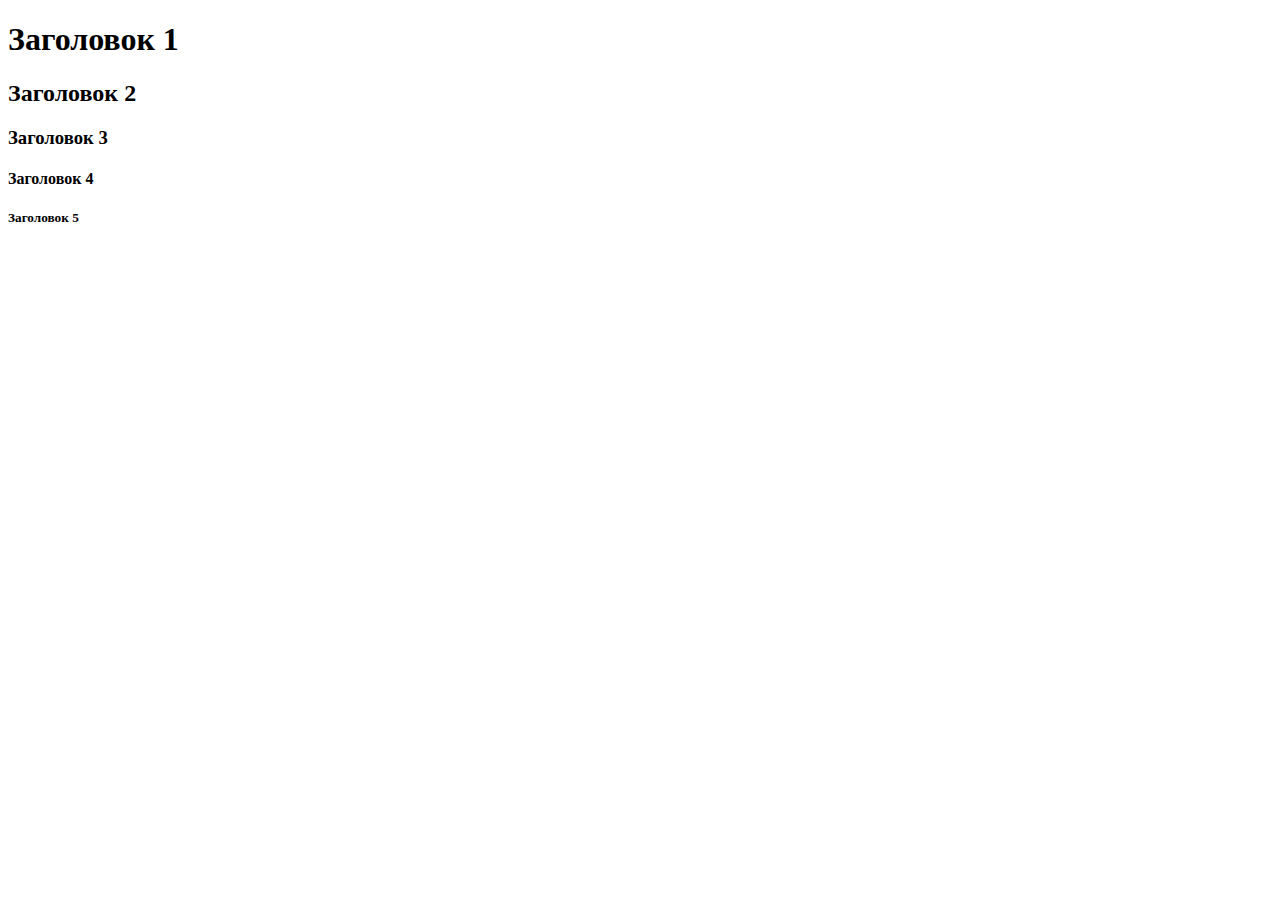
<file: bobster/index.html>
<!DOCTYPE html>
    <html>
        <head>
            <title>FamilyCoffee</title>
        </head>
                <body>
                    <div>
                        <h1>Заголовок 1</h1>
                        <h2>Заголовок 2</h2>
                        <h3>Заголовок 3</h3>
                        <h4>Заголовок 4</h4>
                        <h5>Заголовок 5</h5>
                    </div>
                </body>
    </html>
</file>
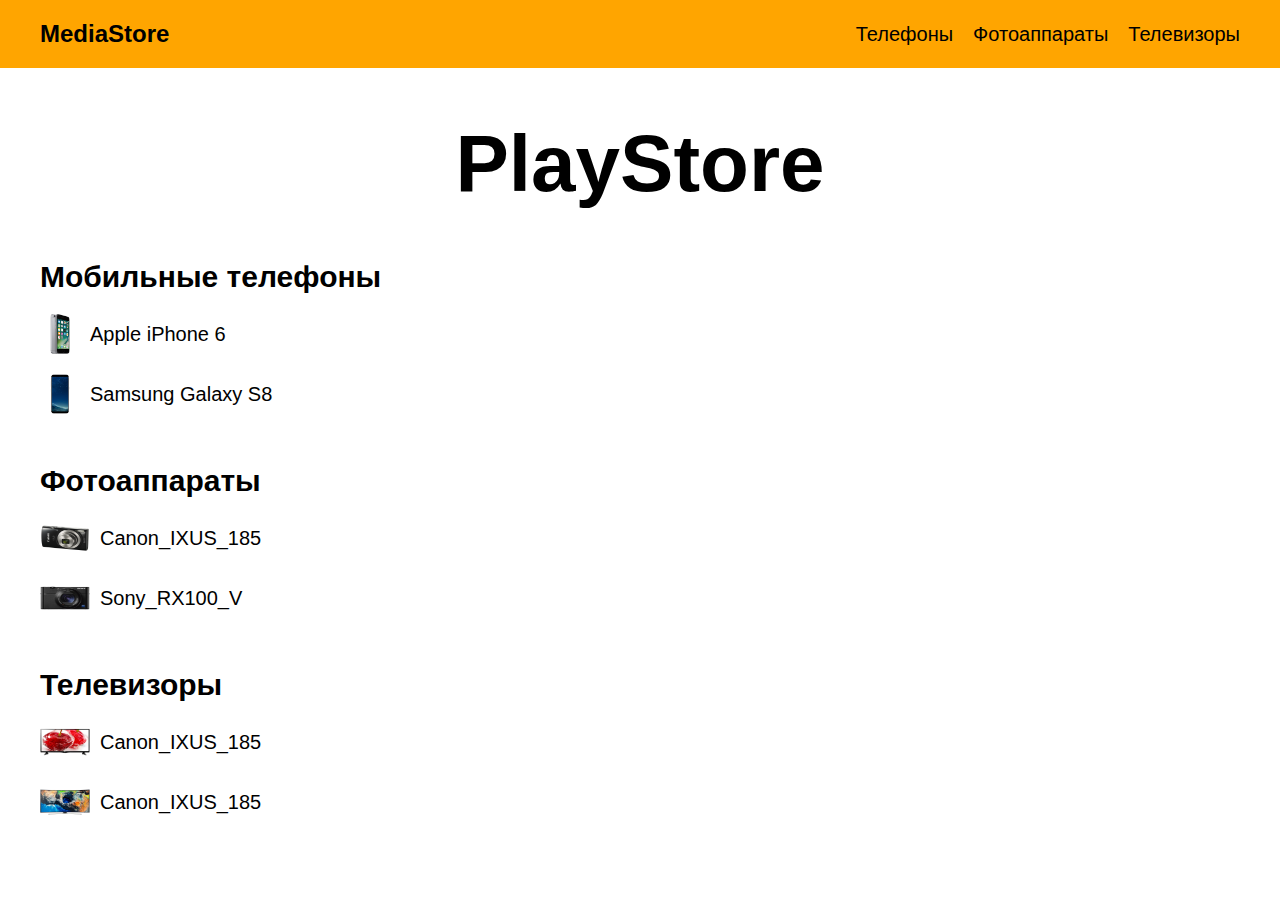
<file: A3sHwoiiPuWi9bh9obSKTHDT8H9znNkXtvWJ2o5n/store/index.html>
﻿<!DOCTYPE html>
<html>
<head>
	<meta charset="utf-8">
	<title>Главная</title>
	<link rel="stylesheet" href="style.css">
</head>
<body>
	<header>
		<a href="">MediaStore</a>
		<nav>
			<a href="">Телефоны</a>
			<a href="">Фотоаппараты</a>
			<a href="">Телевизоры</a>
		</nav>
	</header>
	<main>
	<h1>PlayStore</h1>
	<div>
		<h2>Мобильные телефоны</h3>
			<p>
				<a href="products/mobile/apple/Apple_iPhone_6.html">
					<img src="images/Apple_iPhone_6.jpg" alt="Apple iPhone 6">Apple iPhone 6
				</a>
			</p>
		<p>
			<a href="products/mobile/samsung/Samsung_Galaxy_S8.html">
				<img src="images/Samsung_Galaxy_S8.jpg" alt="Samsung Galaxy S8">Samsung Galaxy S8
			</a>
		</p>
	</div>
	<div>
		<h2>Фотоаппараты</h2>
		<p>
			<a href="products/photo/canon/Canon_IXUS_185.html">
			<img src="images/Canon_IXUS_185.jpg" width="50" height="50" alt="фотоапорат">Canon_IXUS_185
		</a>
		</p>
		<a href="products/photo/sony/Sony_RX100_V.html">
		<img src="images/Sony_RX100_V.jpg" width="50"height="50" alt="фотоапорат">Sony_RX100_V
		</a>
	
		
	</div>
	<div>
		<h2>Телевизоры</h2>
		<p>
			<a href="products/tv/lg/LG_24LH451U.html">
			<img src="images/LG_24LH451U.jpg" width="50" height="50" alt="фотоапорат">Canon_IXUS_185
		</a>
		<p>
			<a href="products/tv/samsung/Samsung_UE49MU6300U.html">
			<img src="images/Samsung_UE49MU6300U.jpg" width="50" height="50" alt="фотоапорат">Canon_IXUS_185
		</a>
		
	</div>
	</main>
</body>
</html>
</file>
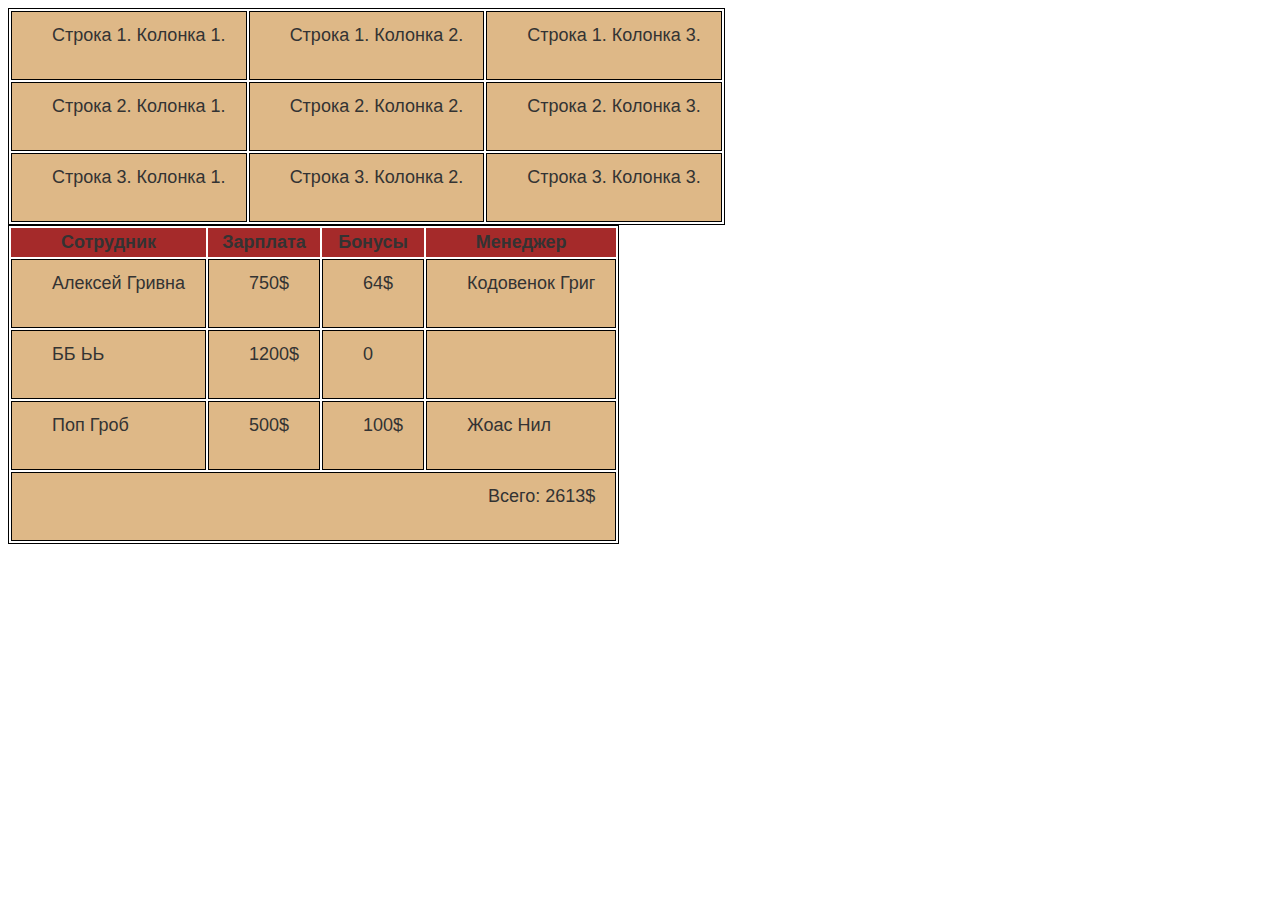
<file: abs/index4.html>
<!DOCTYPE html>
<html lang="en">
<head>
    <link rel="stylesheet" href="styles2/style2.css">
    <meta charset="UTF-8">
    <meta http-equiv="X-UA-Compatible" content="IE=edge">
    <meta name="viewport" content="width=device-width, initial-scale=1.0">
    <title>Document</title>
    
</head>
<body>
    <table>
        <tr>
        <td>Строка 1. Колонка 1.</td>
        <td>Строка 1. Колонка 2.</td>
        <td>Строка 1. Колонка 3.</td>
        </tr>
        <tr>
        <td>Строка 2. Колонка 1.</td>
        <td>Строка 2. Колонка 2.</td>
        <td>Строка 2. Колонка 3.</td>
        </tr>
        <tr>
        <td>Строка 3. Колонка 1.</td>
        <td>Строка 3. Колонка 2.</td>
        <td>Строка 3. Колонка 3.</td>
        </tr>
    </table>
    <table>
     <thead>
        <tr>
          <th>Сотрудник</th>
          <th>Зарплата</th>
          <th>Бонусы</th>
          <th>Менеджер</th>
        </tr>
    </thead>
    
        <tbody>
        <tr>
          <td>Алексей Гривна</td>
          <td>750$</td>
          <td>64$</td>
          <td>Кодовенок Григ</td>
        </tr>
        <tr>
            <td>ББ ЬЬ</td>
            <td>1200$</td>
            <td>0</td>
            <td></td>
        </tr>
    
        <tr>
          <td>Поп Гроб</td>
          <td>500$</td>
          <td>100$</td>
          <td>Жоас Нил</td>
        </tr>
    
        <tr>
          
          <td id= "bob" colspan= "4">Всего: 2613$ </td>
        </tr>
    </tbody>
</table>
</html>
</file>
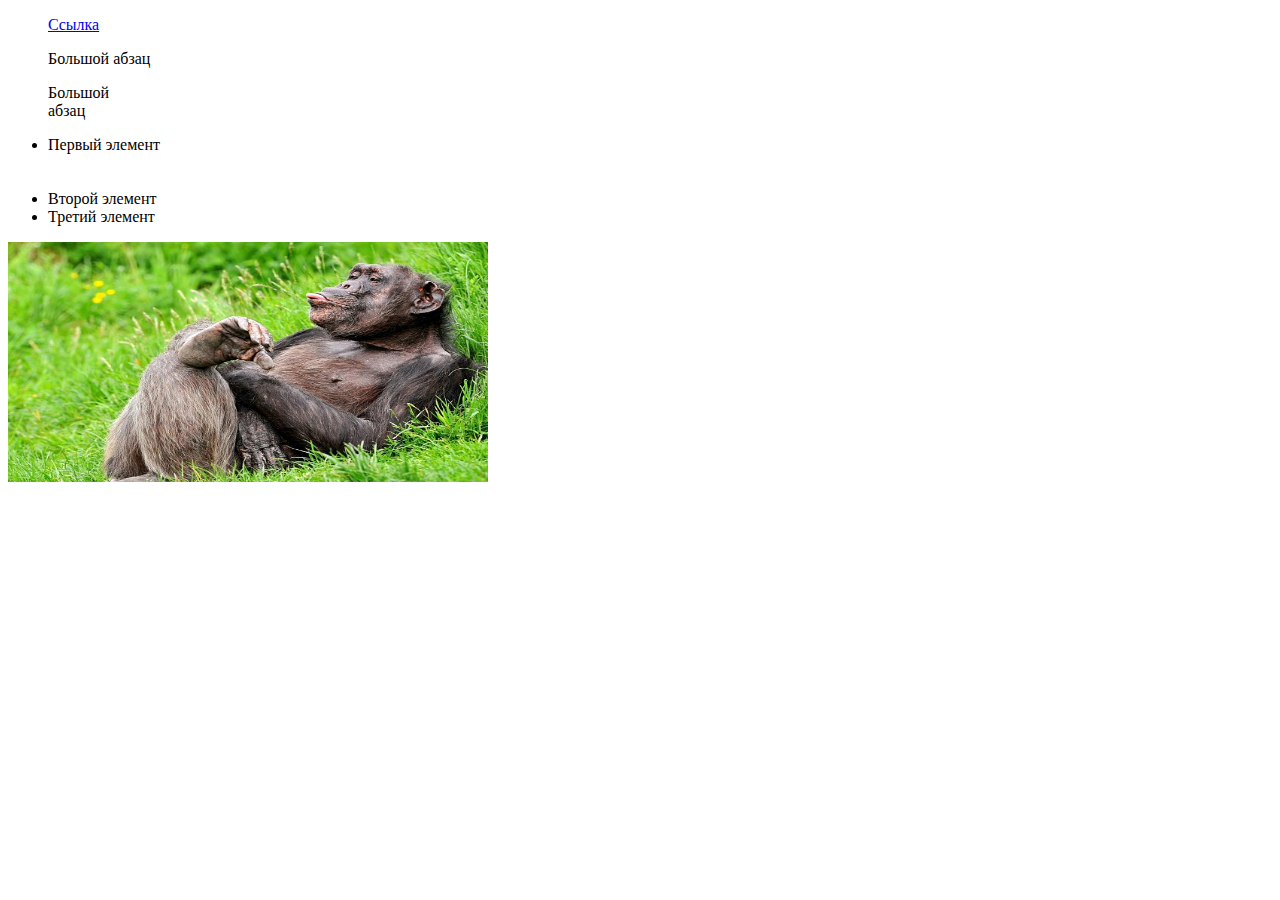
<file: bobster/index1.html>
<!DOCTYPE html>
    <html>
        <head>

        </head>
            <body>
                <ul>
                    <a href="https://ya.ru/">Сcылка</a>
                    <p>Большой абзац</p>
                    <p>Большой <br> абзац</p>
                <li>Первый элемент</li>
                <br>
                <br>
                <li>Второй элемент</li>
                <li>Третий элемент</li>
                </ul>
                <img src="imga/Kartinka.jpg"width="480" height="240" alt="Манкей"
           </body>
    </html>
</file>
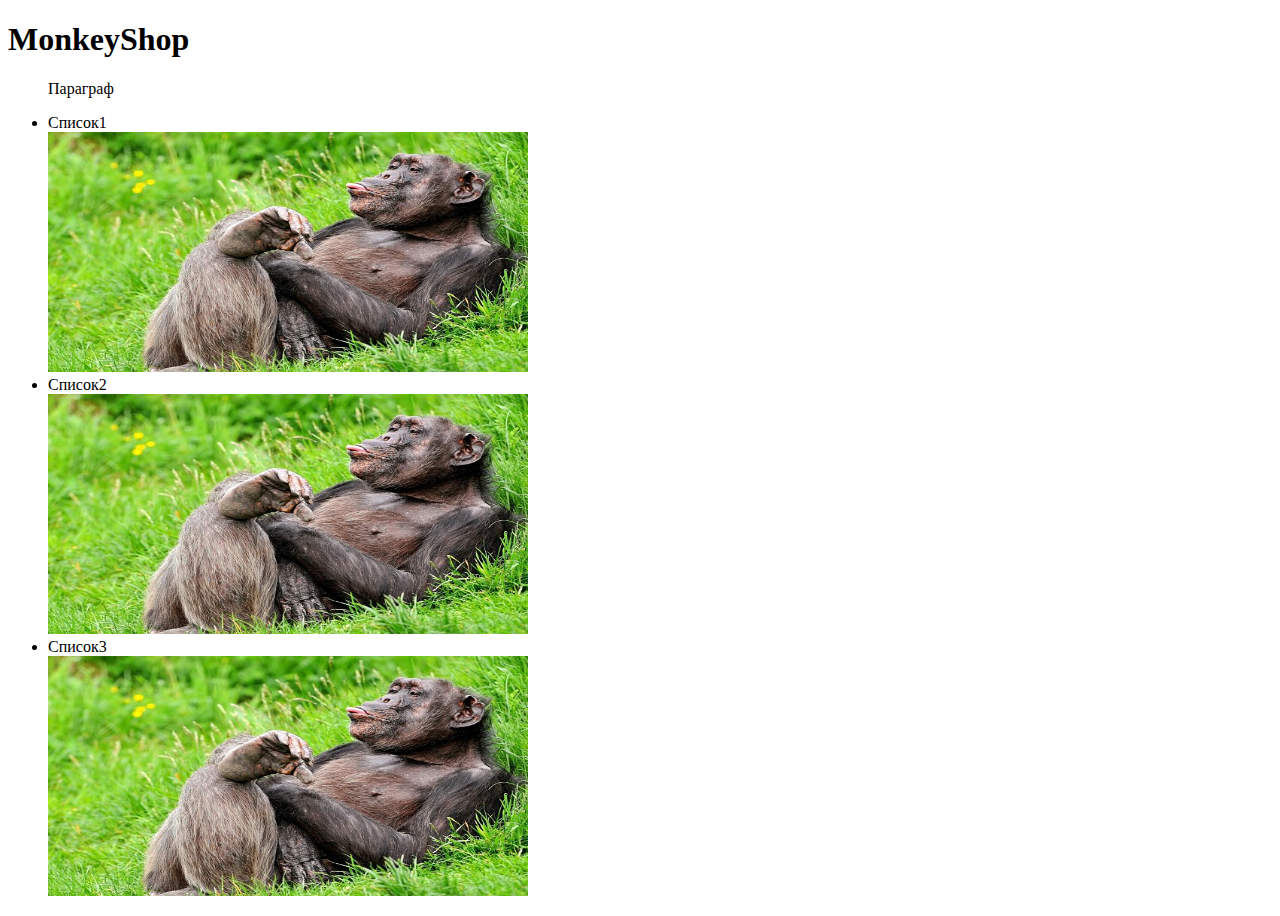
<file: bobster/index2.html>
<!DOCTYPE html>
    <html>
        <head>
            <title>MonkeyShop</title>
            <link rel="stylesheet" href="styles/style.css">
        </head>
            <body>
                <div>
                    <h1>MonkeyShop</h1>
                </div>
                    <ul>
                        <p>Параграф</p>
                     <li>Список1</li>
                     <img src="imga/Kartinka.jpg"width="480" height="240" alt="Манкей"
                     <br>
                     <br>  
                     <li>Список2</li>      
                     <img src="imga/Kartinka.jpg"width="480" height="240" alt="Манкей"
                     <br>
                     <br>
                     <li>Список3</li>
                     <img src="imga/Kartinka.jpg"width="480" height="240" alt="Манкей"
                    </ul>
            </body> 
    
    </html>
</file>
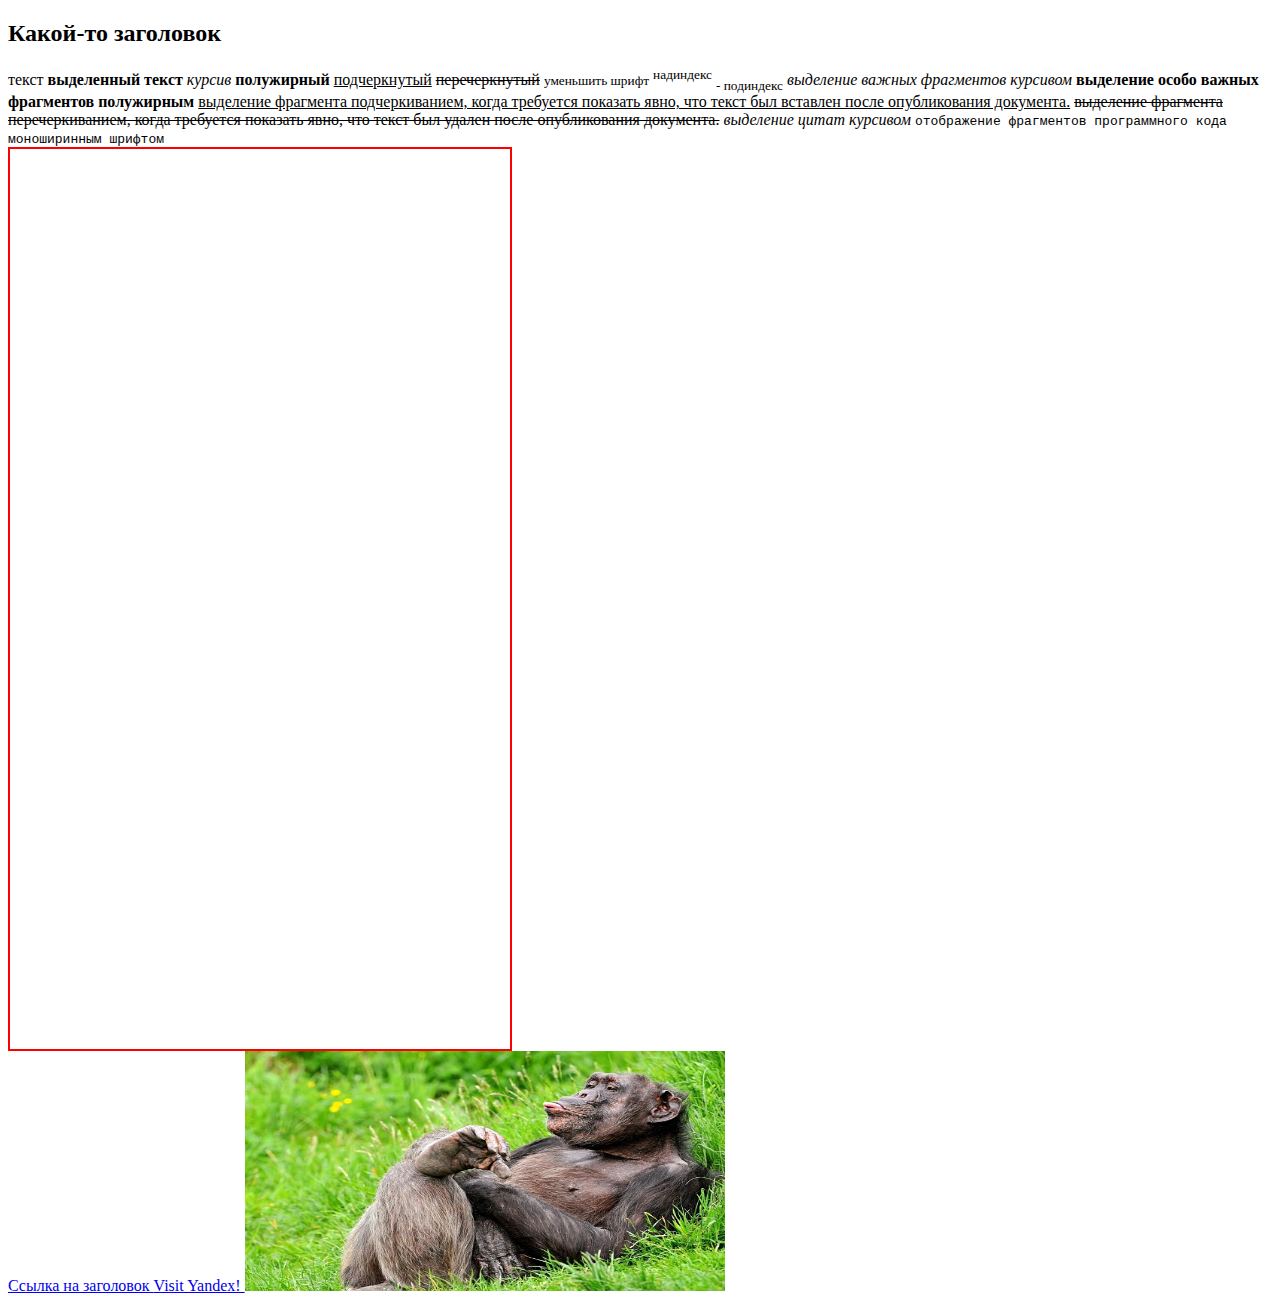
<file: bobster/index3.html>
<!DOCTYPE html>
<html lang="en">
<head>
    <link rel="stylesheet" href="styles/style.css">
    <meta charset="UTF-8">
    <meta http-equiv="X-UA-Compatible" content="IE=edge">
    <meta name="viewport" content="width=device-width, initial-scale=1.0">
    <title>Document</title>
</head>
<body>
    <h2 id="title"> Какой-то заголовок</h2>
    <span>текст</span>
    <b>выделенный текст</b>
    <i>курсив</i>
    <b>полужирный</b>
    <u>подчеркнутый</u>
    <s>перечеркнутый</s>
    <small>уменьшить шрифт</small>
    <sup>надиндекс</sup>
    <sub> - подиндекс</sub>
    <em> выделение важных фрагментов курсивом </em>
    <strong> выделение особо важных фрагментов полужирным </strong>
    <ins>выделение фрагмента подчеркиванием, когда требуется
    показать явно, что текст был вставлен после опубликования
    документа.</ins>
    <del>выделение фрагмента перечеркиванием, когда
    требуется показать явно, что текст был удален после
    опубликования документа.</del>
    <cite>выделение цитат курсивом</cite>
    <code>отображение фрагментов программного кода
    моноширинным шрифтом</code>
    <div id="title2"></div>
    <a href="#title"> Ссылка на заголовок </a>
    <a href="https://ya.ru/"target="_blank">Visit Yandex! </a> 
    <a href="https://ya.ru" target="_self"><img src= "imga/Kartinka.jpg"width="480" height="240" alt="Манкей"> </a>
</body>
</html>
</file>
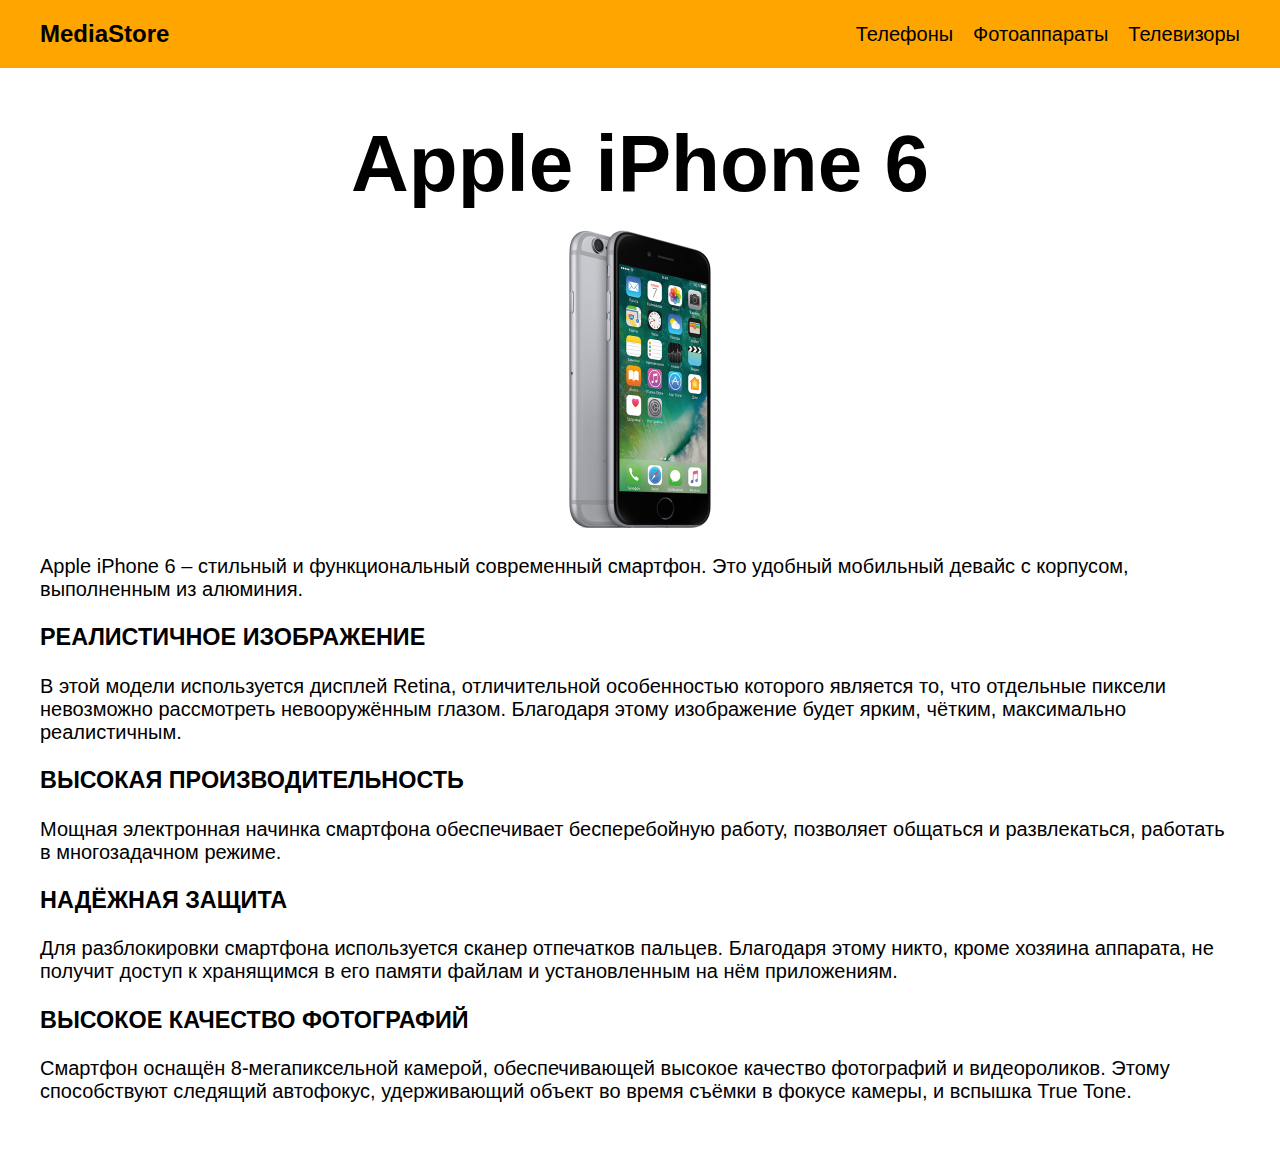
<file: A3sHwoiiPuWi9bh9obSKTHDT8H9znNkXtvWJ2o5n/store/products/mobile/apple/Apple_iPhone_6.html>
﻿<!DOCTYPE html>
<html>
<head>
	<meta charset="utf-8">
	<title>Apple iPhone 6</title>
	<link rel="stylesheet" href="../../../style.css">
</head>
<body>
	<header>
		<a href="../../../index.html">MediaStore</a>
		<nav>
			<a href="../index.html">Телефоны</a>
			<a href="../../photo/index.html">Фотоаппараты</a>
			<a href="../../tv/index.html">Телевизоры</a>
		</nav>
	</header>
	<main>
	<h1>Apple iPhone 6</h1>
	<figure>
		<img src="../../../images/Apple_iPhone_6.jpg" alt = "Apple_iPhone_6">
	</figure>
	<p>Apple iPhone 6 – стильный и функциональный современный смартфон. Это удобный мобильный девайс с корпусом, выполненным из алюминия.</p>
	<h3>РЕАЛИСТИЧНОЕ ИЗОБРАЖЕНИЕ</h3>
	<p>В этой модели используется дисплей Retina, отличительной особенностью которого является то, что отдельные пиксели невозможно рассмотреть невооружённым глазом. Благодаря этому изображение будет ярким, чётким, максимально реалистичным.</p>
	<h3>ВЫСОКАЯ ПРОИЗВОДИТЕЛЬНОСТЬ</h3>
	<p>Мощная электронная начинка смартфона обеспечивает бесперебойную работу, позволяет общаться и развлекаться, работать в многозадачном режиме.</p>
	<h3>НАДЁЖНАЯ ЗАЩИТА</h3>
	<p>Для разблокировки смартфона используется сканер отпечатков пальцев. Благодаря этому никто, кроме хозяина аппарата, не получит доступ к хранящимся в его памяти файлам и установленным на нём приложениям.</p>
	<h3>ВЫСОКОЕ КАЧЕСТВО ФОТОГРАФИЙ</h3>
	<p>Смартфон оснащён 8-мегапиксельной камерой, обеспечивающей высокое качество фотографий и видеороликов. Этому способствуют следящий автофокус, удерживающий объект во время съёмки в фокусе камеры, и вспышка True Tone.</p>
</main>
</body>
</html>
</file>
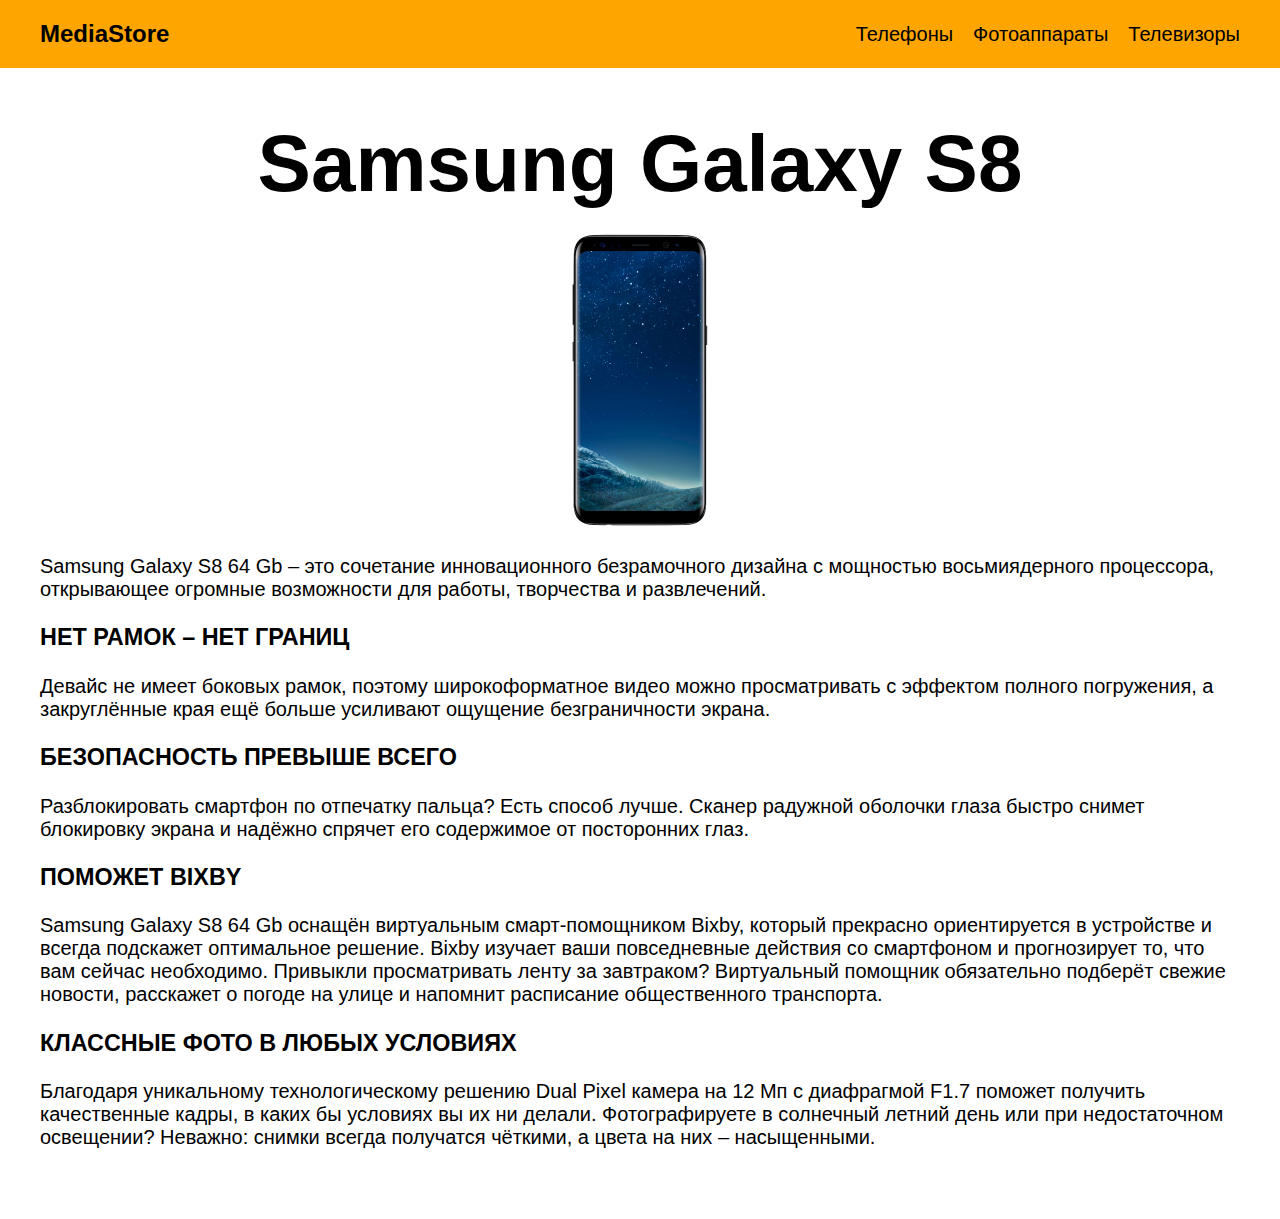
<file: A3sHwoiiPuWi9bh9obSKTHDT8H9znNkXtvWJ2o5n/store/products/mobile/samsung/Samsung_Galaxy_S8.html>
﻿<!DOCTYPE html>
<html>
<head>
	<meta charset="utf-8">
	<title>Samsung Galaxy S8</title>
	<link rel="stylesheet" href="../../../style.css">
</head>
<body>
	<header>
		<a href="../../../index.html">MediaStore</a>
		<nav>
			<a href="../index.html">Телефоны</a>
			<a href="../../photo/index.html">Фотоаппараты</a>
			<a href="../../tv/index.html">Телевизоры</a>
		</nav>
	</header>
	<main>
	<h1>Samsung Galaxy S8</h1>
	<figure>
		<img src="../../../images/Samsung_Galaxy_S8.jpg" alt="Samsung_Galaxy_S8">
	</figure>
	<p>Samsung Galaxy S8 64 Gb – это сочетание инновационного безрамочного дизайна с мощностью восьмиядерного процессора, открывающее огромные возможности для работы, творчества и развлечений.</p>
	<h3>НЕТ РАМОК – НЕТ ГРАНИЦ</h3>
	<p>Девайс не имеет боковых рамок, поэтому широкоформатное видео можно просматривать с эффектом полного погружения, а закруглённые края ещё больше усиливают ощущение безграничности экрана.</p>
	<h3>БЕЗОПАСНОСТЬ ПРЕВЫШЕ ВСЕГО</h3>
	<p>Разблокировать смартфон по отпечатку пальца? Есть способ лучше. Сканер радужной оболочки глаза быстро снимет блокировку экрана и надёжно спрячет его содержимое от посторонних глаз.</p>
	<h3>ПОМОЖЕТ BIXBY</h3>
	<p>Samsung Galaxy S8 64 Gb оснащён виртуальным смарт-помощником Bixby, который прекрасно ориентируется в устройстве и всегда подскажет оптимальное решение. Bixby изучает ваши повседневные действия со смартфоном и прогнозирует то, что вам сейчас необходимо. Привыкли просматривать ленту за завтраком? Виртуальный помощник обязательно подберёт свежие новости, расскажет о погоде на улице и напомнит расписание общественного транспорта.</p>
	<h3>КЛАССНЫЕ ФОТО В ЛЮБЫХ УСЛОВИЯХ</h3>
	<p>Благодаря уникальному технологическому решению Dual Pixel камера на 12 Мп с диафрагмой F1.7 поможет получить качественные кадры, в каких бы условиях вы их ни делали. Фотографируете в солнечный летний день или при недостаточном освещении? Неважно: снимки всегда получатся чёткими, а цвета на них – насыщенными.</p>
	</main>
</body>
</html>
</file>
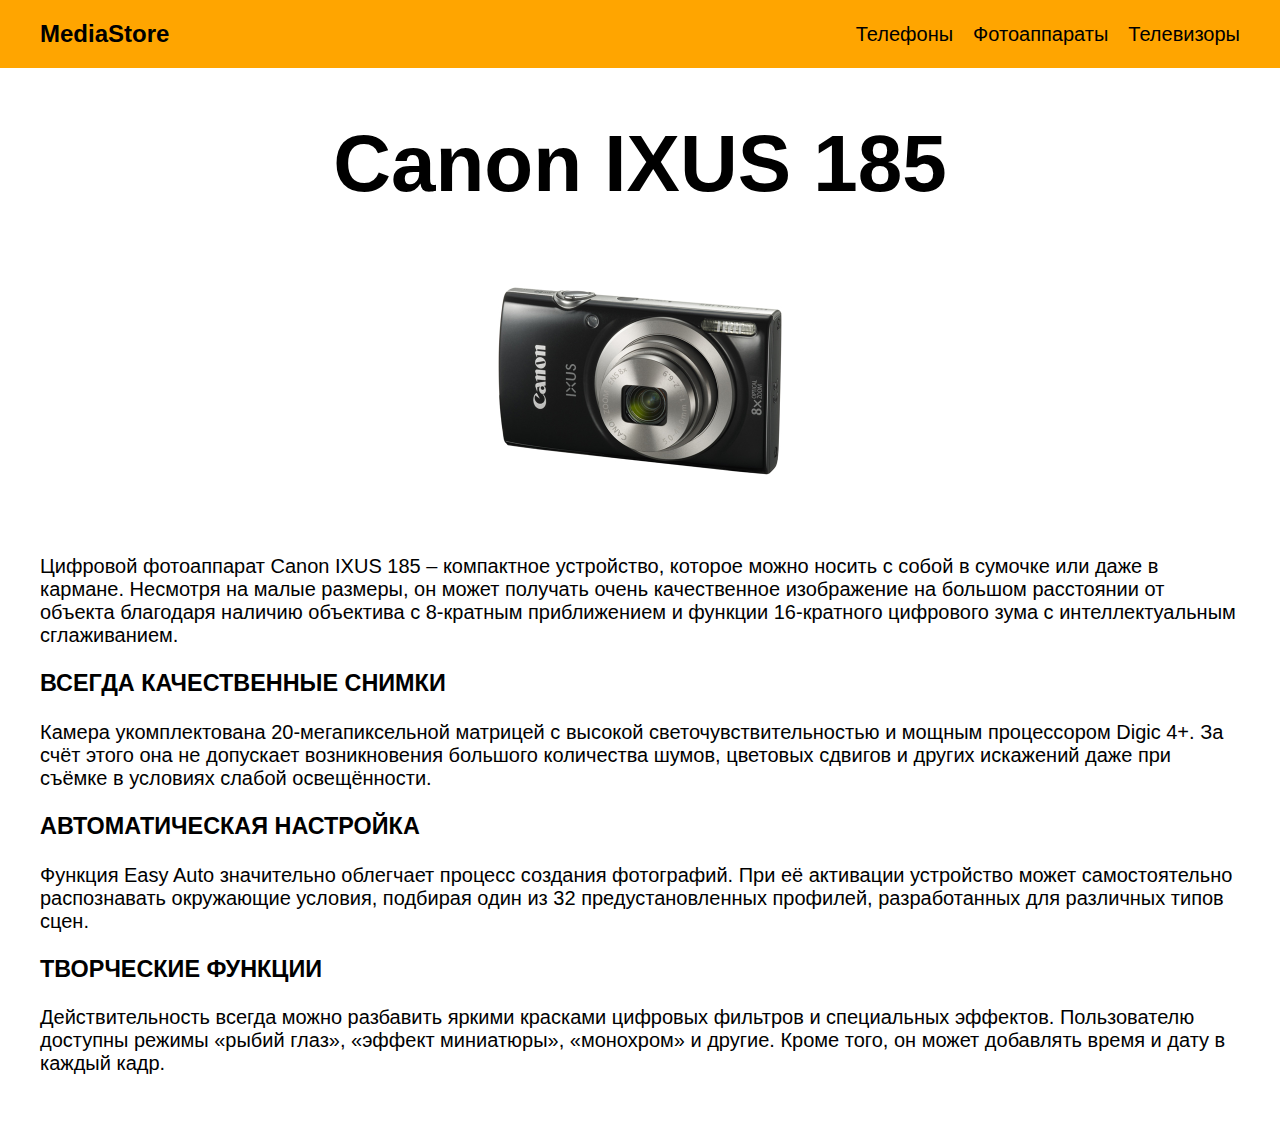
<file: A3sHwoiiPuWi9bh9obSKTHDT8H9znNkXtvWJ2o5n/store/products/photo/canon/Canon_IXUS_185.html>
﻿<!DOCTYPE html>
<html>
<head>
	<meta charset="utf-8">
	<title>Canon IXUS 185</title>
	<link rel="stylesheet" href="../../../style.css">
</head>
<body>
	<header>
		<a href="../../../index.html">MediaStore</a>
		<nav>
			<a href="../index.html">Телефоны</a>
			<a href="../../photo/index.html">Фотоаппараты</a>
			<a href="../../tv/index.html">Телевизоры</a>
		</nav>
	</header>
	<main>
	<h1>Canon IXUS 185</h1>
	<figure>
		<img src="../../../images/Canon_IXUS_185.jpg" alt = "Canon_IXUS_185">
	</figure>
	<p>Цифровой фотоаппарат Canon IXUS 185 – компактное устройство, которое можно носить с собой в сумочке или даже в кармане. Несмотря на малые размеры, он может получать очень качественное изображение на большом расстоянии от объекта благодаря наличию объектива с 8-кратным приближением и функции 16-кратного цифрового зума с интеллектуальным сглаживанием.</p>
	<h3>ВСЕГДА КАЧЕСТВЕННЫЕ СНИМКИ</h3>
	<p>Камера укомплектована 20-мегапиксельной матрицей с высокой светочувствительностью и мощным процессором Digic 4+. За счёт этого она не допускает возникновения большого количества шумов, цветовых сдвигов и других искажений даже при съёмке в условиях слабой освещённости.</p>
	<h3>АВТОМАТИЧЕСКАЯ НАСТРОЙКА</h3>
	<p>Функция Easy Auto значительно облегчает процесс создания фотографий. При её активации устройство может самостоятельно распознавать окружающие условия, подбирая один из 32 предустановленных профилей, разработанных для различных типов сцен.</p>
	<h3>ТВОРЧЕСКИЕ ФУНКЦИИ</h3>
	<p>Действительность всегда можно разбавить яркими красками цифровых фильтров и специальных эффектов. Пользователю доступны режимы «рыбий глаз», «эффект миниатюры», «монохром» и другие. Кроме того, он может добавлять время и дату в каждый кадр.</p>
	</main>
</body>
</html>
</file>
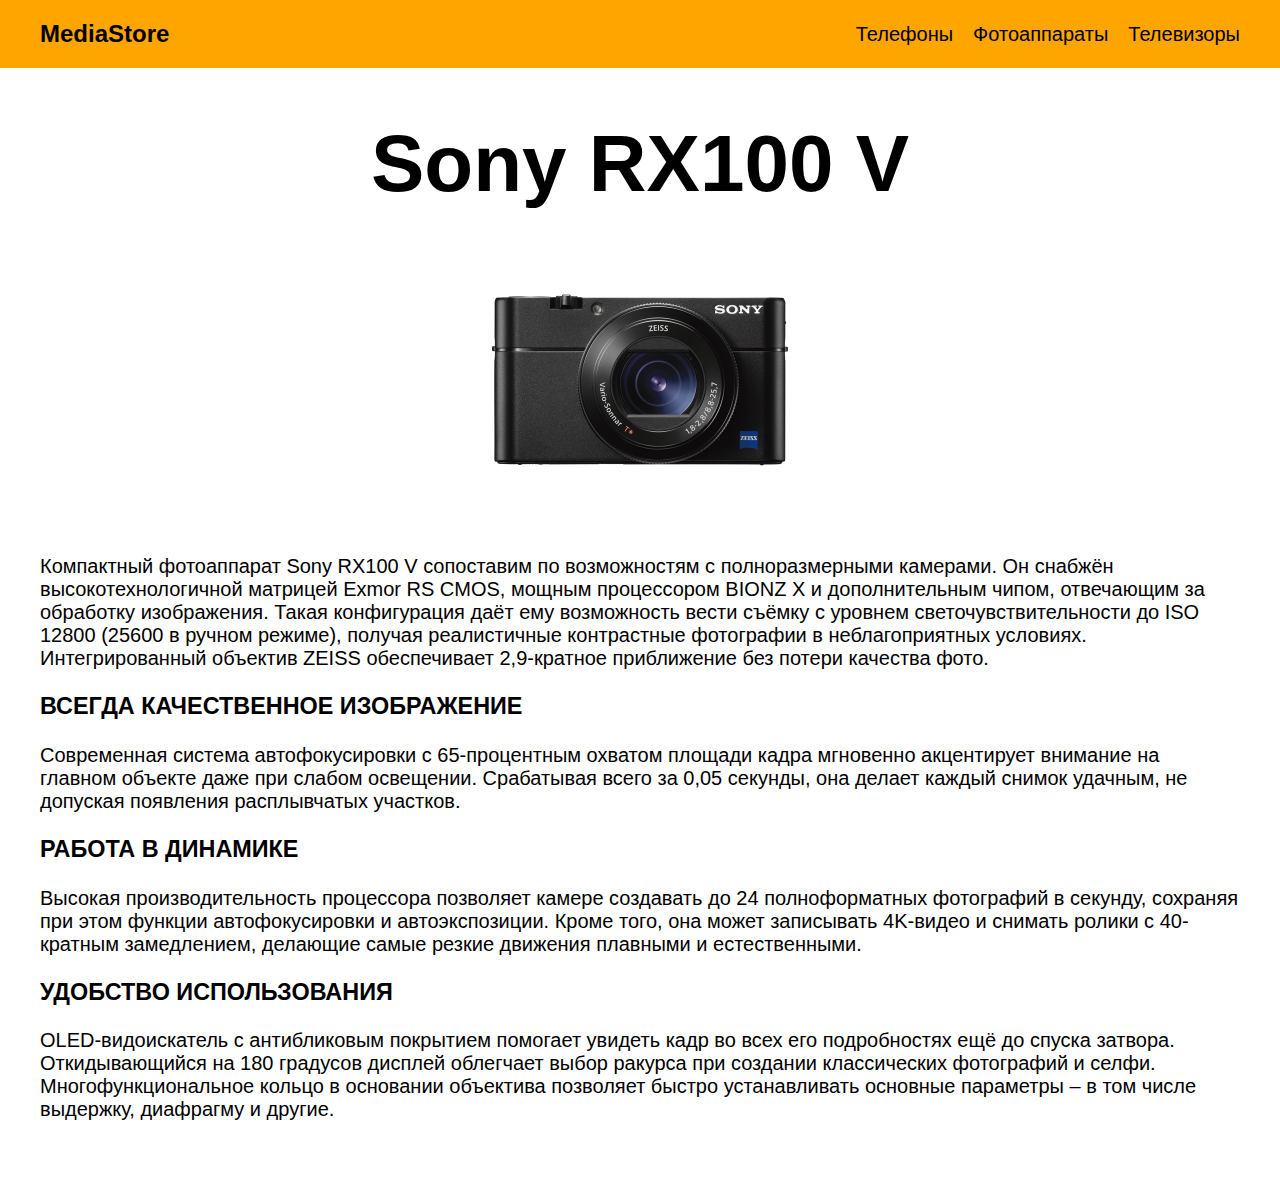
<file: A3sHwoiiPuWi9bh9obSKTHDT8H9znNkXtvWJ2o5n/store/products/photo/sony/Sony_RX100_V.html>
﻿<!DOCTYPE html>
<html>
<head>
	<meta charset="utf-8">
	<title>Sony RX100 V</title>
	<link rel="stylesheet" href="../../../style.css">
</head>
<body>
	<header>
		<a href="../../../index.html">MediaStore</a>
		<nav>
			<a href="../index.html">Телефоны</a>
			<a href="../../photo/index.html">Фотоаппараты</a>
			<a href="../../tv/index.html">Телевизоры</a>
		</nav>
	</header>
	<main>
	<h1>Sony RX100 V</h1>
	<figure>
		<img src="../../../images/Sony_RX100_V.jpg" alt ="Sony_RX100_V">
	</figure>
	<p>Компактный фотоаппарат Sony RX100 V сопоставим по возможностям с полноразмерными камерами. Он снабжён высокотехнологичной матрицей Exmor RS CMOS, мощным процессором BIONZ X и дополнительным чипом, отвечающим за обработку изображения. Такая конфигурация даёт ему возможность вести съёмку с уровнем светочувствительности до ISO 12800 (25600 в ручном режиме), получая реалистичные контрастные фотографии в неблагоприятных условиях. Интегрированный объектив ZEISS обеспечивает 2,9-кратное приближение без потери качества фото.</p> 
	<h3>ВСЕГДА КАЧЕСТВЕННОЕ ИЗОБРАЖЕНИЕ</h3>
	<p>Современная система автофокусировки с 65-процентным охватом площади кадра мгновенно акцентирует внимание на главном объекте даже при слабом освещении. Срабатывая всего за 0,05 секунды, она делает каждый снимок удачным, не допуская появления расплывчатых участков.</p>
	<h3>РАБОТА В ДИНАМИКЕ</h3>
	<p>Высокая производительность процессора позволяет камере создавать до 24 полноформатных фотографий в секунду, сохраняя при этом функции автофокусировки и автоэкспозиции. Кроме того, она может записывать 4K-видео и снимать ролики с 40-кратным замедлением, делающие самые резкие движения плавными и естественными.</p>
	<h3>УДОБСТВО ИСПОЛЬЗОВАНИЯ</h3>
	<p>OLED-видоискатель с антибликовым покрытием помогает увидеть кадр во всех его подробностях ещё до спуска затвора. Откидывающийся на 180 градусов дисплей облегчает выбор ракурса при создании классических фотографий и селфи. Многофункциональное кольцо в основании объектива позволяет быстро устанавливать основные параметры – в том числе выдержку, диафрагму и другие.</p>
	</main>
</body>
</html>
</file>
<file: A3sHwoiiPuWi9bh9obSKTHDT8H9znNkXtvWJ2o5n/store/style.css>
body {
    margin: 0;
    font-family: sans-serif;
    font-size: 20px;
}
a {
    color: inherit;
    text-decoration: none;
}
header {
    padding: 20px calc(50% - 600px);
    background-color: orange;
    display: flex;
    justify-content: space-between;
    align-items: center;
}
header>a {
    font-size: 1.2em;
    font-weight: 600;
}
header a:hover {
    color: yellow;
}
header>a:hover {
    color: #000;
}
nav {
    display: flex;
    gap: 20px;
}
main {
    padding: 50px calc(50% - 600px);
}
h1 {
    margin: 0 0 20px;
    text-align: center;
    font-size: 4em;
}
main a:hover {
    color: orange;
}
main a {
    display: flex;
    align-items: center;
    gap: 10px;
}
a>img {
    height: 2em;
}
h2 {
    margin: 50px 0 0;
}
figure img {
    height: 300px;
}
figure {
    text-align: center;
}
</file>
<file: abs/styles2/style2.css>
body{
    font: 18px/1.5 sans-serif;

    color: #333
}
table,
td{
    border: 1px solid #000;
}
td{
    padding: 10px 20px 30px 40px;
}
#bob{
    text-align: right;
}
th{
    background-color: brown;
}
tr{
    background-color: burlywood;
}
</file>
<file: bobster/styles/style.css>
#title2{
    border: 2px solid red;
    width: 500px;
    height: 100vh;
    }
</file>
